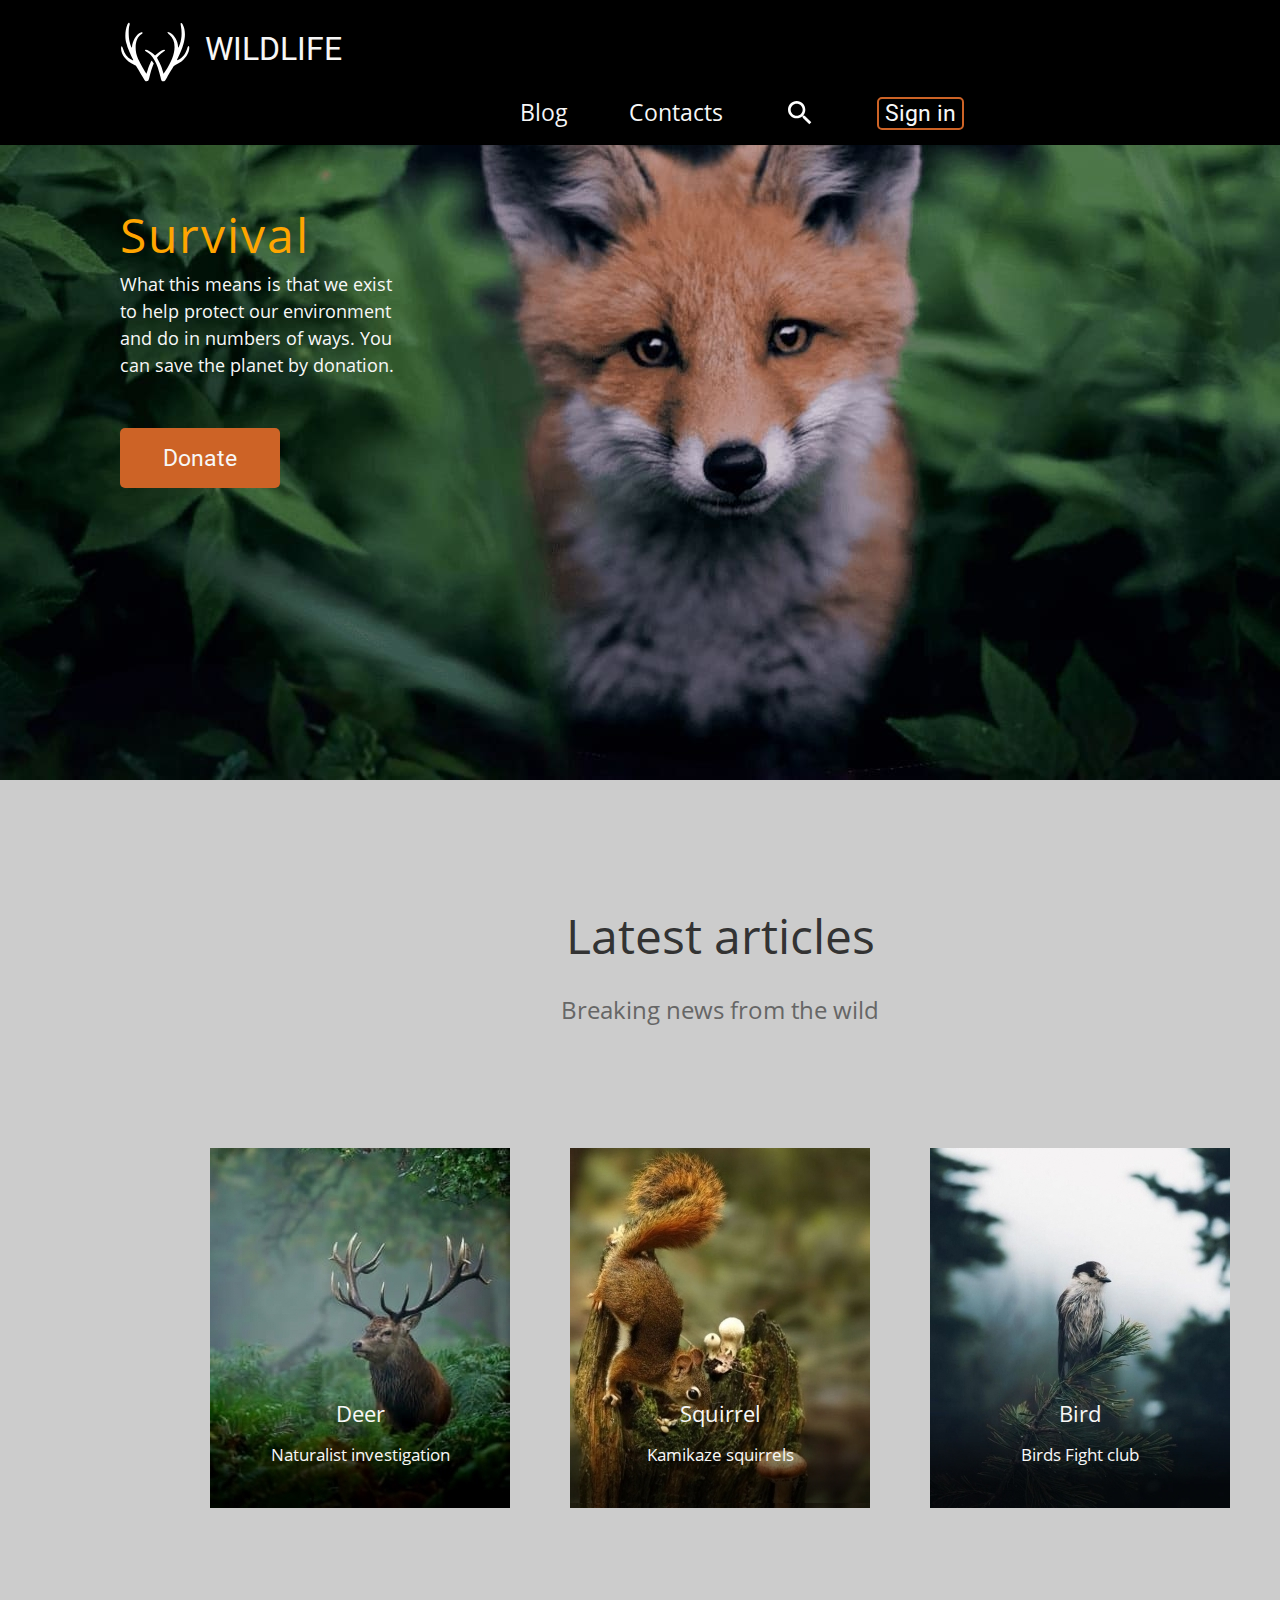
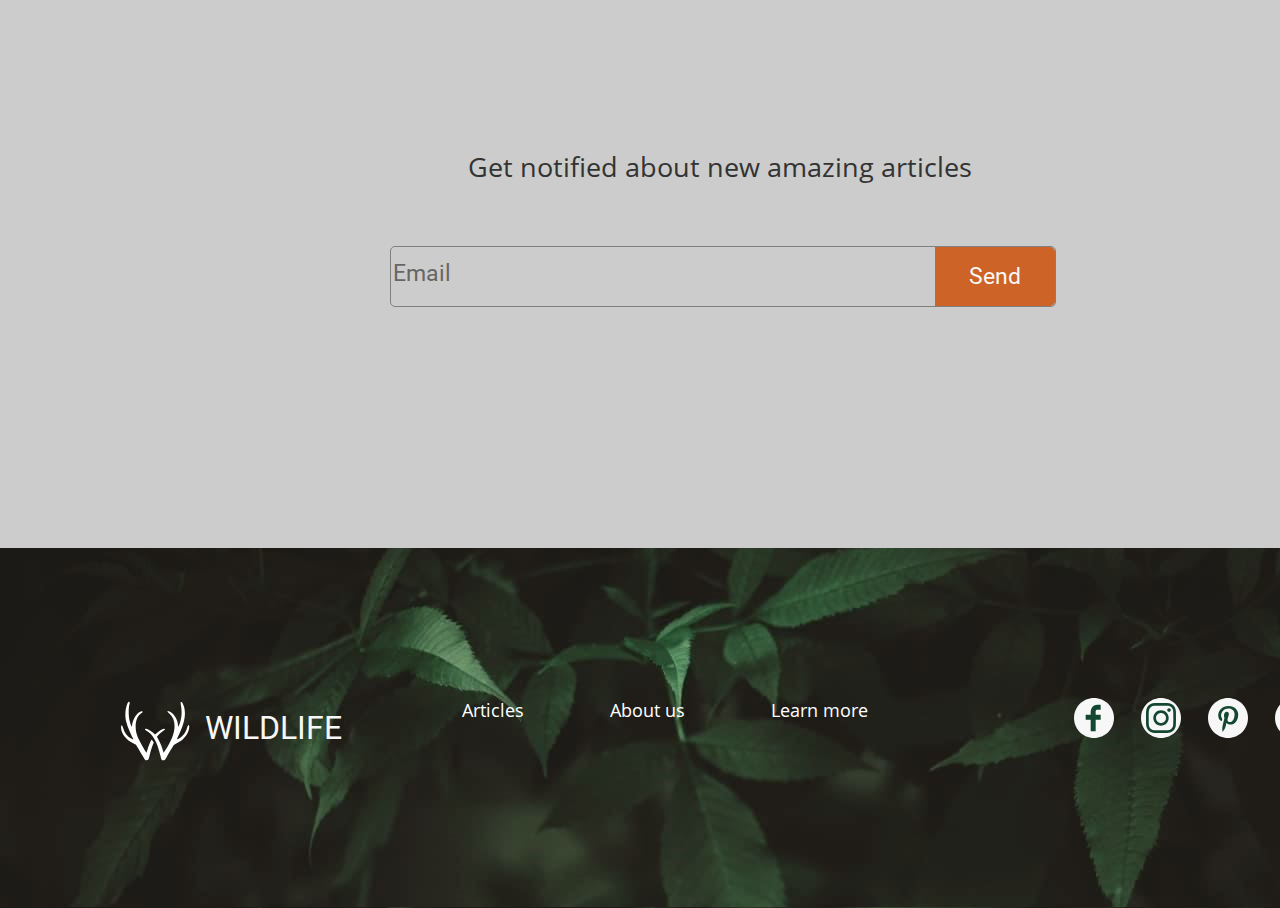
<file: wildlife/index.html>
<!DOCTYPE html>
<html lang="en">
  <head>
    <meta charset="UTF-8" />
    <meta http-equiv="X-UA-Compatible" content="IE=edge" />
    <meta name="viewport" content="width=device-width, initial-scale=1.0" />
    <title>Wildlife</title>
    <link rel="stylesheet" href="./css/reset.css" />
    <link rel="stylesheet" href="./css/style.css" />
    <link rel="stylesheet" href="./css/fonts.css" />
    <link rel="stylesheet" href="./css/buttons.css" />
    <link rel="stylesheet" href="./css/text.css" />
  </head>
  <body>
    <header class="header">
      <div class="header__wrapper">
        <div class="logo">
          <a href="/" class="logo-image">
            <img
              src="./img/svg/wildlife-icon.svg"
              alt="WILDLIFE"
              class="header__logo-pic"
              width="70px"
              height="60px"
          /></a>
          <p class="logo-text">wildlife</p>
        </div>
        <nav class="header__menu">
          <ul class="header__menu-list">
            <li class="header__menu-item">
              <a href="#!" class="header__menu-link">Blog</a>
            </li>
            <li class="header__menu-item">
              <a href="#!" class="header__menu-link">Contacts</a>
            </li>
            <li class="header__menu-item">
              <a class="header__menu-search">
                <img src="./img/svg/hero-search-icon.svg" alt="Search" />
              </a>
            </li>
            <li class="header__menu-item">
              <div class="header__menu-btn-l">
                <button class="btn-l header__menu-btn regular-UI-text">
                  Sign in
                </button>
              </div>
            </li>
          </ul>
        </nav>
      </div>
    </header>
    <main>
      <section class="hero">
        <div class="hero__wrapper">
          <h1 class="hero__title-text">Survival</h1>
          <div class="hero__desc">
            <p class="hero__desc-text regular-text">
              What this means is that we exist to help protect our environment
              and do in numbers of ways. You can save the planet by donation.
            </p>
          </div>
          <button class="btn hero__btn regular-UI-text">Donate</button>
        </div>
      </section>
      <section class="main">
        <h2 class="main__latest-articles">Latest articles</h2>
        <p class="main__breaking-news sh-2-text">Breaking news from the wild</p>
        <nav class="main__nav">
          <ul class="main__nav-list">
            <li class="main__nav-item main__nav-item-1">
              <h4 class="main__nav-name">Deer</h4>
              <p class="main__nav-desc small-text">Naturalist investigation</p>
            </li>
            <li class="main__nav-item main__nav-item-2">
              <h4 class="main__nav-name">Squirrel</h4>
              <p class="main__nav-desc small-text">Kamikaze squirrels</p>
            </li>
            <li class="main__nav-item main__nav-item-3">
              <h4 class="main__nav-name">Bird</h4>
              <p class="main__nav-desc small-text">Birds Fight club</p>
            </li>
          </ul>
        </nav>
        <h3 class="main__get_notified">
          Get notified about new amazing articles
        </h3>
        <fieldset class="main__send-email-block">
          <div class="main__email">
            <input
              type="text"
              class="main__email-input regular-UI-text"
              value="Email"
            />
            <button class="btn main__send-email-btn regular-UI-text">
              Send
            </button>
          </div>
        </fieldset>
      </section>
    </main>
    <footer>
      <div class="footer">
        <div class="footer_wrapper">
          <div class="logo">
            <a href="/" class="logo-image">
              <img
                src="./img/svg/wildlife-icon.svg"
                alt="WILDLIFE"
                class="header__logo-pic"
                width="70px"
                height="60px"
            /></a>
            <p class="logo-text">wildlife</p>
          </div>
          <nav class="footer__nav">
            <ul class="footer__list">
              <li class="footer__item">
                <a href="#!" class="header__link">Articles</a>
              </li>
              <li class="footer__item">
                <a href="#!" class="header__link">About us</a>
              </li>
              <li class="footer__item">
                <a href="#!" class="header__link">Learn more</a>
              </li>
            </ul>
          </nav>
          <nav class="footer__icons">
            <ul class="footer__icons-list">
              <li class="footer__icons-item">
                <a href="#!" class="header__link">
                  <img
                    class="footer_icon"
                    src="./img/svg/footer-icon-facebook.svg"
                    alt="facebook"
                /></a>
              </li>
              <li class="footer__icons-item">
                <a href="#!" class="header__link">
                  <a href="#!" class="header__link">
                    <img
                      class="footer_icon"
                      src="./img/svg/footer-icon-instagram.svg"
                      alt="instagram"
                  /></a>
                </a>
              </li>
              <li class="footer__icons-item">
                <a href="#!" class="header__link">
                  <img
                    class="footer_icon"
                    src="./img/svg/footer-icon-pinterest.svg"
                    alt="pinterest"
                /></a>
              </li>
              <li class="footer__icons-item">
                <a href="#!" class="header__link">
                  <img
                    class="footer_icon"
                    src="./img/svg/footer-icon-instagram.svg"
                    alt="instagram"
                /></a>
              </li>
            </ul>
          </nav>
        </div>
      </div>
    </footer>
  </body>
</html>
</file>
<file: wildlife/css/style.css>
html {
  box-sizing: border-box;
}
*,
*::before,
*::after {
  box-sizing: inherit;
}
/*---------------------*/

.wrapper {
  max-width: 1060px;
  margin: 0 auto;
}

/* Header style start */
.header {
  background-color: black;
  position: fixed;
  width: 100%;
}
.header__wrapper {
  display: flex;
  flex-wrap: wrap;

  margin-top: 19px;
  margin-left: 120px;
  margin-right: 120px;
}
.logo {
  display: flex;
  flex-wrap: wrap;
}
.logo-image {
  margin-right: 15px;
}
.logo-text {
  line-height: 60px;

  font-family: Roboto;
  font-style: normal;
  font-weight: normal;
  font-size: 32px;
  text-transform: uppercase;
}
.header__menu {
  margin-left: 400px;
}
.header__menu-list {
  display: flex;
  flex-wrap: wrap;
}
.header__menu-item {
  line-height: 60px;
  margin-right: 61px;
}
.header__menu-item:last-child {
  margin-right: 0;
}

.header__menu-link {
  font-size: 23px;
  color: #f7f7f7;
  text-decoration: none;
}

.header__menu {
  right: 120px;
}

.header__wrapper1 {
  display: flex;
  flex-wrap: wrap;
  align-items: flex-end;
  justify-content: space-between;
  padding-top: 56px;
}
.header__list {
  display: flex;
  flex-wrap: wrap;
}
.header__item {
  margin-right: 82px;
}
.header__item:last-child {
  margin-right: 0;
}
.header__link {
  font-size: 18px;
  line-height: 24px;
  color: white;
  text-decoration: none;
}

.header__link:hover,
.header__link:focus,
.header__link:active {
  opacity: 0.75;
}
/* Header style end */

/* Intro style start */
.intro {
  height: 100vh;
  background: url(../img/svg/intro-bg.svg) no-repeat center;
  background-size: cover;
  padding-top: 263px;
}
.intro__title {
  max-width: 619px;
  font-weight: 500;
  font-size: 50px;
  line-height: 60px;
  color: white;
  margin-bottom: 22px;
}
.intro__subtitle {
  max-width: 546px;
  color: white;
  font-size: 16px;
  line-height: 24px;
  margin-bottom: 59px;
}

/* Main style end */
.hero {
  width: 1440px;
  height: 780px;
  background: url(../img/svg/hero-background.svg) no-repeat center;
  padding-top: 199px;
}
.hero__wrapper {
  margin-left: 120px;
}
.hero__title-text {
  text-align: left;
}
.hero__desc-text {
  width: 274px;
  margin-bottom: 49px;
}
.hero__btn {
  width: 160px;
  height: 60px;
  border-radius: 5px 5px 5px 5px;
}
/* Main style start */
.main {
  background: url(../img/svg/main-background.svg) no-repeat center;
  width: 1440px;
  height: 1368px;
}
.main__latest-articles {
  padding-top: 120px;
  margin-bottom: 20px;
  text-align: center;
  color: #333333;
}
.main__breaking-news {
  text-align: center;
  color: #666666;
  margin-bottom: 120px;
}
.main__nav {
  margin-bottom: 239px;
}
.main__nav-list {
  display: flex;
  flex-wrap: wrap;
  margin-left: 210px;
}
.main__nav-item {
  width: 300px;
  height: 360px;

  margin-right: 60px;
}
main__nav-item:last-child {
  margin-right: 0;
}
.main__nav-name {
  margin-top: 247px;
  margin-bottom: 10px;
}
.main__nav-item-1 {
  background: url(../img/svg/main-nav-deer.svg) no-repeat center;
}
.main__nav-item-2 {
  background: url(../img/svg/main-nav-squirell.svg) no-repeat center;
}
.main__nav-item-3 {
  background: url(../img/svg/main-nav-bird.svg) no-repeat center;
}
.main__nav-name {
  text-align: center;
}
.main__nav-desc {
  text-align: center;
}

.main__get_notified {
  color: #333333;
  text-align: center;
  margin-bottom: 59px;
}
.main__send-email-block {
  display: flex;
  flex-wrap: wrap;
  margin-left: 390px;
}

.main__email {
  border-radius: 5px 5px 5px 5px;
  border: 1px solid gray;
}
.main__email-text {
  color: #666666;
  margin-left: 15px;
  width: 510px;
}
.main__email-input {
  color: #666666;
  background: transparent;
  width: 540px;
  border-width: 0px;
}
.main__send-email-btn {
  width: 120px;
  height: 59px;

  border-radius: 0px 5px 5px 0px;
}

.footer {
  width: 1440px;
  height: 360px;
  background: url(../img/svg/footer-background.svg);
}

.footer_wrapper {
  display: flex;
  flex-wrap: wrap;
  padding-top: 150px;
  margin-left: 120px;
}
.footer_icon {
  width: 40px;
  height: 40px;
}
.footer__nav {
}
.footer__list {
  display: flex;
  flex-wrap: wrap;
}
.footer__nav {
  margin-left: 120px;
}
.footer__icons {
  margin-left: 120px;
}
.footer__item {
  margin-right: 86px;
}
.footer__item :last-child {
  margin-right: 0px;
}
.footer__icons-list {
  display: flex;
  flex-wrap: wrap;
}
.footer__icons-item {
  margin-right: 27px;
}

.footer__icons-item:last-child {
  margin-right: 0;
}
.header__menu-btn {
  color: #f7f7f7;
}
</file>
<file: wildlife/css/fonts.css>
/* roboto-regular - latin */
@font-face {
    font-family: 'Roboto';
    font-style: normal;
    font-weight: 400;
    src: local(''),
         url('../fonts/roboto-v20-latin-regular.woff2') format('woff2'), /* Chrome 26+, Opera 23+, Firefox 39+ */
         url('../fonts/roboto-v20-latin-regular.woff') format('woff'); /* Chrome 6+, Firefox 3.6+, IE 9+, Safari 5.1+ */
  }
/* open-sans-regular - latin */
@font-face {
    font-family: 'Open Sans';
    font-style: normal;
    font-weight: 400;
    src: local(''),
         url('../fonts/open-sans-v18-latin-regular.woff2') format('woff2'), /* Chrome 26+, Opera 23+, Firefox 39+ */
         url('../fonts/open-sans-v18-latin-regular.woff') format('woff'); /* Chrome 6+, Firefox 3.6+, IE 9+, Safari 5.1+ */
  }
</file>
<file: wildlife/css/buttons.css>
.btn {
  background: #cd6326;
  /*border-radius: 5px;*/
  border: 0;
  vertical-align: middle;
  color: #f7f7f7;
}

.btn:hover {
  background: #e39128;
}
.btn:active {
  background: #8f5613;
}

.btn-l {
  background: transparent;
  vertical-align: middle;
  border: 2px solid #cd6326;
  box-sizing: border-box;
  border-radius: 5px;
}

.btn-l:hover {
  background: #cd6326;
}
.btn-l:active {
  background: #8f5613;
  border-color: #8f5613;
}
</file>
<file: wildlife/css/text.css>
body {
  font-family: "Open Sans";
  font-style: normal;
  font-weight: normal;
  color: #f7f7f7;
}
h1 {
  /*Header h1-orange*/
  font-size: 48px;
  line-height: 72px;
  letter-spacing: 2px;
  text-align: center;
  color: orange;
}
h2 {
  /*Header h2-dark*/
  font-size: 48px;
  line-height: 72px;
  text-align: center;
  color: #333333;
}
h3 {
  /*Header h-3 dark*/
  font-size: 27px;
  line-height: 40px;
  text-align: center;
  color: #333333;
}
h4 {
  /*Header h-4 light*/
  font-size: 22px;
  line-height: 36px;
  text-align: center;
  color: #f7f7f7;
}
.sh-2-text {
  /*Subheader sh-2-grey*/
  font-size: 24px;
  line-height: 36px;
  text-align: center;
  color: #666666;
}
.regular-text {
    font-size: 18px;
    line-height: 27px;
  }
.small-text {
  font-size: 17px;
  line-height: 27px;
}
.menu-UI-text {
  font-size: 23px;
  line-height: 60px;
}
.regular-UI-text {
    font-family: Roboto;
    font-size: 23px;
    line-height: 27px;
  }
.logo {
  font-family: Roboto;
  font-size: 32px;
  line-height: 60px;
}
</file>
